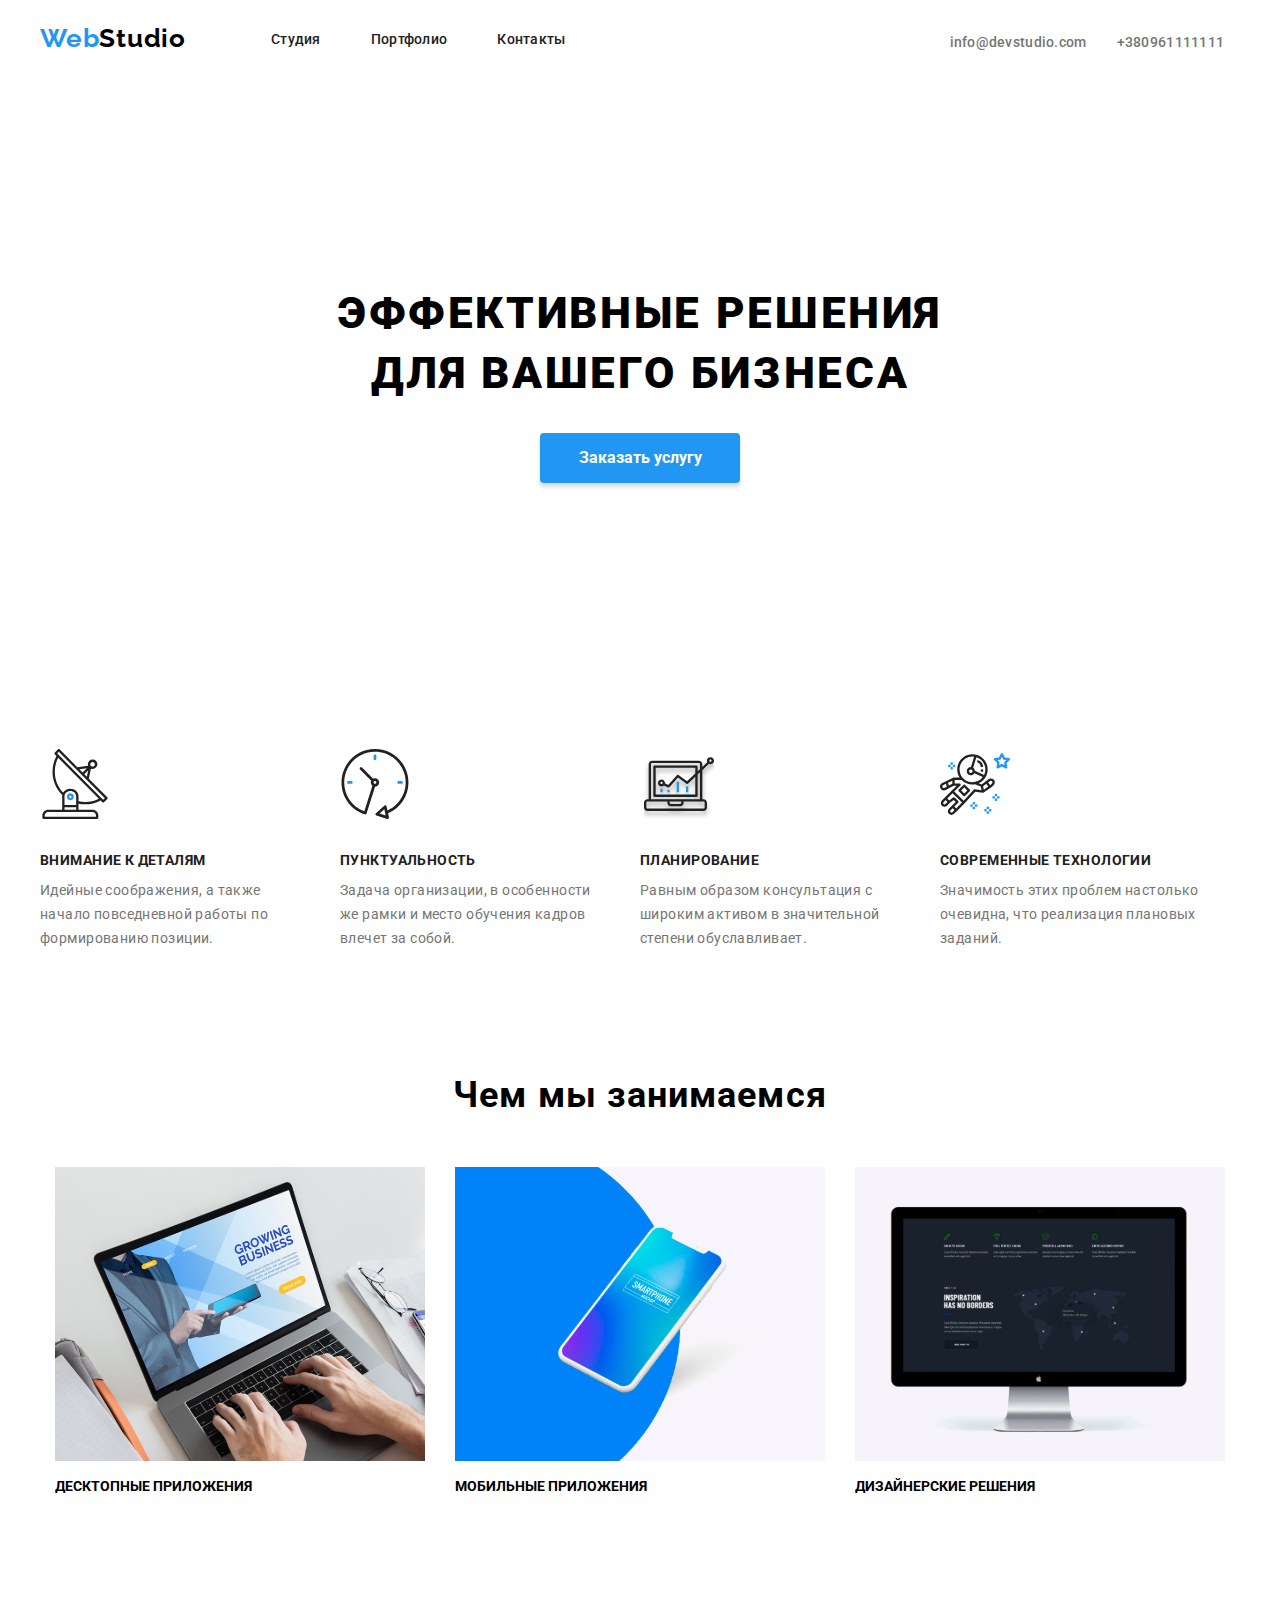
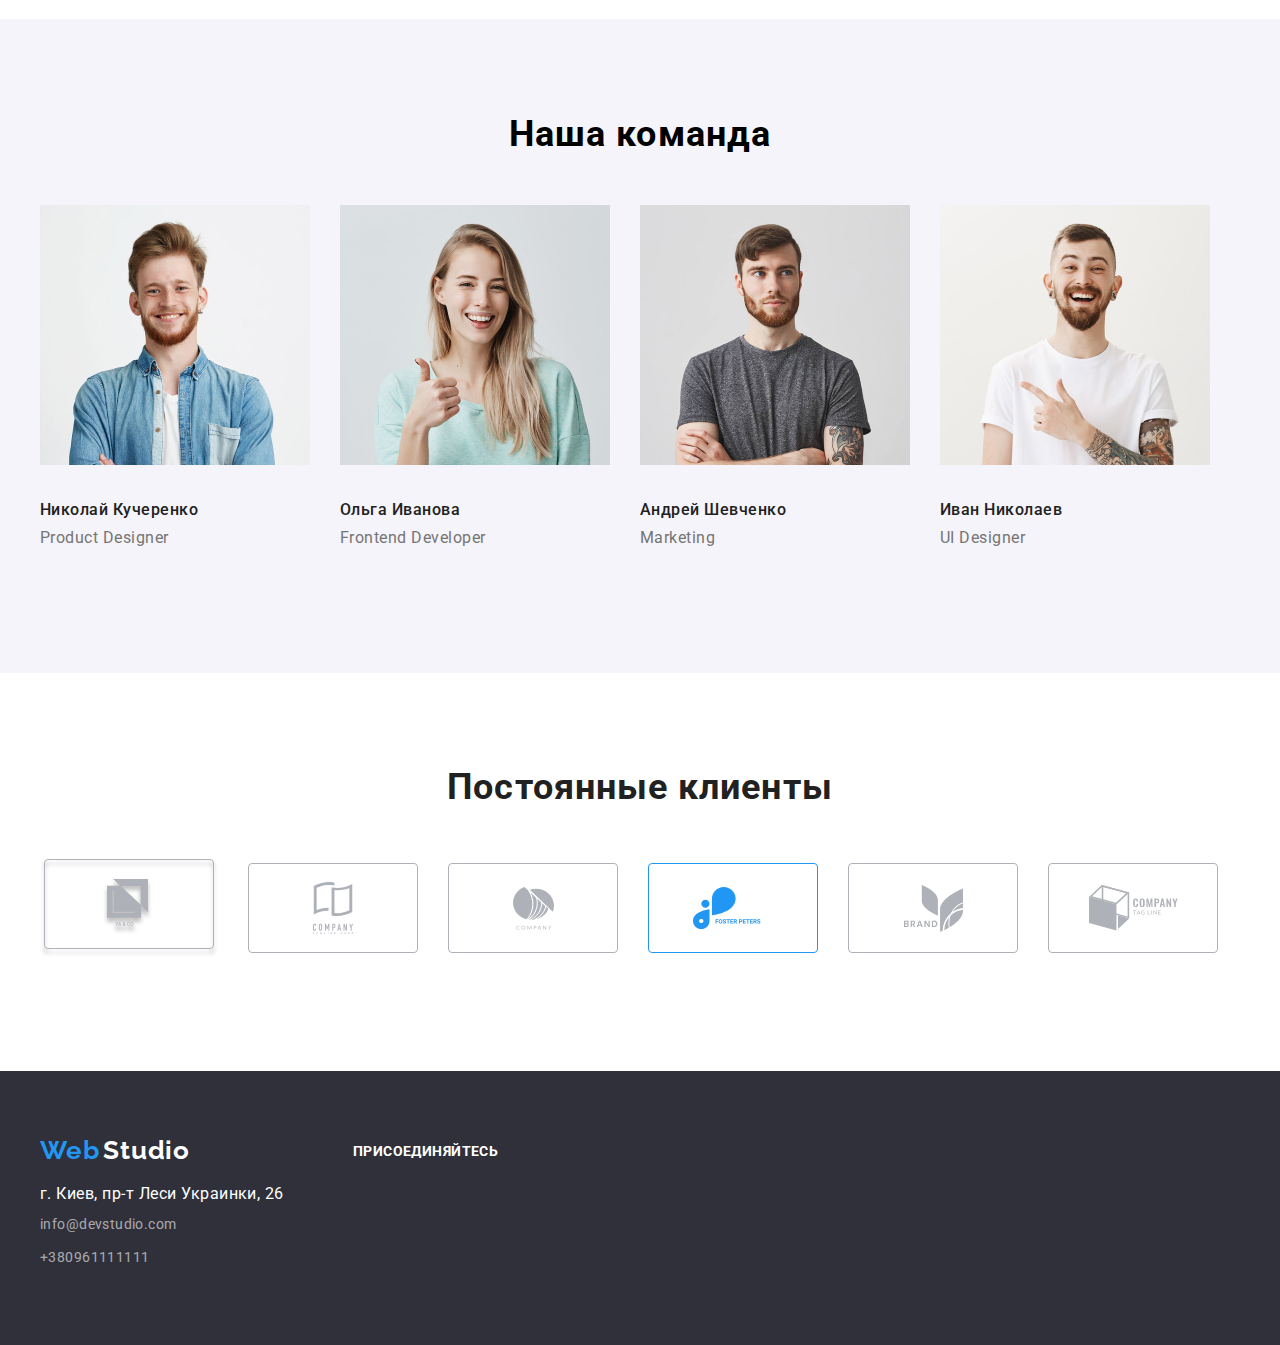
<file: index.html>
<!DOCTYPE html>
<html lang="ru">
    <!---то, что отображается в имени вкладки-->
<head>
    <meta charset="UTF-8">
    <meta name="viewport" content="width=device-width, initial-scale=1.0">
    <title>Document</title>
    <link href="https://fonts.googleapis.com/css2?family=Raleway:wght@700&family=Roboto:wght@400;500;700;900&display=swap" rel="stylesheet">
    <link rel="stylesheet" href="./styles.css">
    <link rel="stylesheet" href="./normalize.css">
</head>

<body>

    <!---шапкa-->
    
<header class="header">
        <div class="container">
                    <nav class="navigation-pannel">
                        <a href="#" class="logo-link"> <Span class="first-part-of-logo">Web</Span><span class="second-part-of-logo">Studio</span> </a>
                        <ul class="navigation-items">
                            <li class="navigation"> <a href="./index.html" class="link">Студия</a></li>
                            <li class="navigation"> <a href="./portfolio.html" class="link">Портфолио</a></li>
                            <li class="navigation"> <a href="#" class="link" >Контакты</a></li>
                        </ul>
                    </nav>
                    <div class="contact-info flex-container">
                        <a href="mailto:info@devstudio.com" class="contact">info@devstudio.com</a>
                        <a href="tel:+380961111111" class="contact">+380961111111</a>
                    </div>
            
        </div>
</header>

<main>
<!---hero-->

    <section class="hero-section">
        <div class="container">
            <h1 class="hero-section-header">Эффективные решения для  Вашего бизнеса</h1>
            <a href="#" class="hero-section-button">Заказать услугу</a>
        </div>
    </section>

<section class="our-benefits">
    <div class="container">
            <!---Этот заголовок нужно будет скрыть позднее-->
                <h2 class="to-hide">Наши преимущества</h2>
            <!---Этот заголовок нужно будет скрыть позднее-->
        <ul class="flex-container our-benefits-list">
            <Li class="our-benefits-item">
                <img src="./our-benefits/img1.svg" alt="иллюстрация1">
                <h3  class="our-benefits-header">Внимание к деталям</h3>
                <p  class="our-benefits-description">Идейные соображения, а также начало повседневной работы по формированию позиции.</p>
            </Li>

            <Li class="our-benefits-item">
                <img src="./our-benefits/img2.svg" alt="иллюстрация2">
                <h3 class="our-benefits-header">Пунктуальность</h3>
                <p class="our-benefits-description">Задача организации, в особенности же рамки и место обучения кадров влечет за собой.</p>
            </Li>

            <Li class="our-benefits-item">
                <img src="./our-benefits/img3.svg" alt="иллюстрация3">
                <h3 class="our-benefits-header">Планирование</h3>
                <p class="our-benefits-description">Равным образом консультация с широким активом в значительной степени обуславливает.</p>
            </Li>
            <Li class="our-benefits-item">
                <img src="./our-benefits/img4.svg" alt="иллюстрация4">
                <h3 class="our-benefits-header">Современные технологии</h3>
                <p class="our-benefits-description">Значимость этих проблем настолько очевидна, что реализация плановых заданий.</p>
            </Li>
        </ul>
    </div>
</section>

<!---Чем мы занимаемся-->


    <section class="what-we-are-doing">
        <div class="container">
            <h2 class="what-we-are-doing-header">Чем мы занимаемся</h2>
            <ul class="flex-container what-we-are-doing-example">

                <li class="what-we-are-doing-item">
                    <img src="./what-we-are-doing-pic/img.svg" alt="ДЕСКТОПНЫЕ ПРИЛОЖЕНИЯ" width="370" height="294">
                    <P class="what-we-are-doing-list">ДЕСКТОПНЫЕ ПРИЛОЖЕНИЯ</P>
                </li> 

                <li  class="what-we-are-doing-item">
                    <img src="./what-we-are-doing-pic/img1.svg" alt="МОБИЛЬНЫЕ ПРИЛОЖЕНИЯ" width="370" height="294">
                    <P class="what-we-are-doing-list">МОБИЛЬНЫЕ ПРИЛОЖЕНИЯ</P>
                </li>

                <li class="what-we-are-doing-item">
                    <img src="./what-we-are-doing-pic/img2.svg" alt="ДИЗАЙНЕРСКИЕ РЕШЕНИЯ" width="370" height="294">
                    <P class="what-we-are-doing-list">ДИЗАЙНЕРСКИЕ РЕШЕНИЯ</P>
                </li> 
            </ul>
        </div>
    </section>

    <!---Наша команда-->
    
    <section class="our-team-section">
        <div class="container">
        <h2 class="our-team-section-header">Наша команда</h2>
        <ul class="flex-container our-team-list" >
            <li class="our-team-member">
                <img src="./team/teammember1.jpg" alt="Николай Кучеренко" width="270" height="260">
                <div class="team-frame">
                <h3 class="our-team-name">Николай Кучеренко</h3>
                <p class="our-team-position">  Product Designer</p>
                <ul class="our-team-social-links flex-container ">
                    <li><a href="" aria-label="Иконка инстаграма" class=team-links></a></li>
                    <li><a href="" aria-label="Иконка твиттера" class=team-links></a></li>
                    <li><a href="" aria-label="Иконка фейсбука" class=team-links></a></li>
                    <li><a href="" aria-label="Иконка линкедина" class=team-links></a></li>
                </ul>
            </div>
            </li>
            <li class="our-team-member">
                <img src="./team/teammember2.jpg" alt="Ольга Иванова" width="270" height="260">
                <h3 class="our-team-name">Ольга Иванова</h3>
                <p class="our-team-position">  Frontend Developer</p>
                <ul class="our-team-social-links  flex-container">
                    <li><a href="" aria-label="Иконка инстаграма" class=team-links></a></li>
                    <li><a href="" aria-label="Иконка твиттера" class=team-links></a></li>
                    <li><a href="" aria-label="Иконка фейсбука" class=team-links></a></li>
                    <li><a href="" aria-label="Иконка линкедина" class=team-links></a></li>
                </ul>
                
            </li>
            <li class="our-team-member">
                <img src="./team/teammember3.jpg" alt="Андрей Шевченко" width="270" height="260">
                <h3 class="our-team-name">Андрей Шевченко</h3>
                <p class="our-team-position">  Marketing</p>
                <ul class="our-team-social-links  flex-container">
                    <li><a href="" aria-label="Иконка инстаграма" class=team-links></a></li>
                    <li><a href="" aria-label="Иконка твиттера" class=team-links></a></li>
                    <li><a href="" aria-label="Иконка фейсбука" class=team-links></a></li>
                    <li><a href="" aria-label="Иконка линкедина" class=team-links></a></li>
                </ul>
            </li>
            <li class="our-team-member "><img src="./team/teammember4.jpg" alt="Иван Николаев" width="270" height="260">
                <h3 class="our-team-name">Иван Николаев</h3>
                <p class="our-team-position">  UI Designer</p>
                <ul class="our-team-social-links flex-container">
                    <li><a href="" aria-label="Иконка инстаграма" class=team-links></a></li>
                    <li><a href="" aria-label="Иконка твиттера" class=team-links></a></li>
                    <li><a href="" aria-label="Иконка фейсбука" class=team-links></a></li>
                    <li><a href="" aria-label="Иконка линкедина class=team-links"></a></li>
                </ul>
            </li>
        </ul>
    </div>
    </section>
    

<!---добавить логотипы партнеров через css-->
            <section class="our-clients-section">
                <div class="container">
                <h2 class="our-clients-header">Постоянные клиенты</h2>
                <ul class="our-clients-list flex-container">
                    <li class="client-picture">
                        <img src="./clients/Client1.svg" alt="Клиент1" class="client-logo">
                        <a href="#"  class="link"></a>
                    </li>
                    <li class="client-picture">
                        <img src="./clients/Client2.svg" alt="Клиент2" class="client-logo">
                        <a href="#" class="link"></a>
                    </li>
                    <li class="client-picture">
                        <img src="./clients/Client3.svg" alt="Клиент3" class="client-logo">
                        <a href="#" class="link"></a>
                    </li>
                    <li class="client-picture">
                        <img src="./clients/Client4.svg" alt="Клиент4" class="client-logo">
                        <a href="#"  class="link"></a>
                    </li>
                    <li class="client-picture">
                        <img src="./clients/Client5.svg" alt="Клиент5" class="client-logo">
                        <a href="#" class="link"></a>
                    </li>
                    <li class="client-picture">
                        <img src="./clients/Client6.svg" alt="Клиент6" class="client-logo">
                        <a href="#" class="link"></a>
                    </li>
                </ul>
                </div>
            </section>
    
</main>
<footer class="footer">
    <div class="container ">
        <div class="footer-first-part">
            <a href="#"> <Span class="first-part-of-logo">Web</Span>     <span class="second-part-of-logo">Studio</span></a> 
            <ul class="footer-items">
                <li>
                    <address><a href="https://goo.gl/maps/x4Y2dLEXptk87ys2A" target="blank" class="footer-address">г. Киев, пр-т Леси Украинки, 26</a></address>
                </li>
                <Li class="footer-contacts">   
                    <a href="mailto:info@devstudio.com" class="footer-contact">info@devstudio.com</a>
                    <a href="tel:+380961111111" class="footer-contact">+380961111111</a>
                </li>
            </ul>
        </div>
   
            <div class="join-us-link">
                <h2 class="join-us-header">Присоединяйтесь</h2>
                <ul class="join-us">
                    <li><a href="" aria-label="Иконка инстаграма" class="link"></a></li>
                    <li><a href="" aria-label="Иконка твиттера" class="link"></a></li>
                    <li><a href="" aria-label="Иконка фейсбука" class="link"></a></li>
                    <li><a href="" aria-label="Иконка линкедина" class="link"></a></li>
                </ul>
            </div>

        </div>
</footer>


    
</body>
</html>
</file>
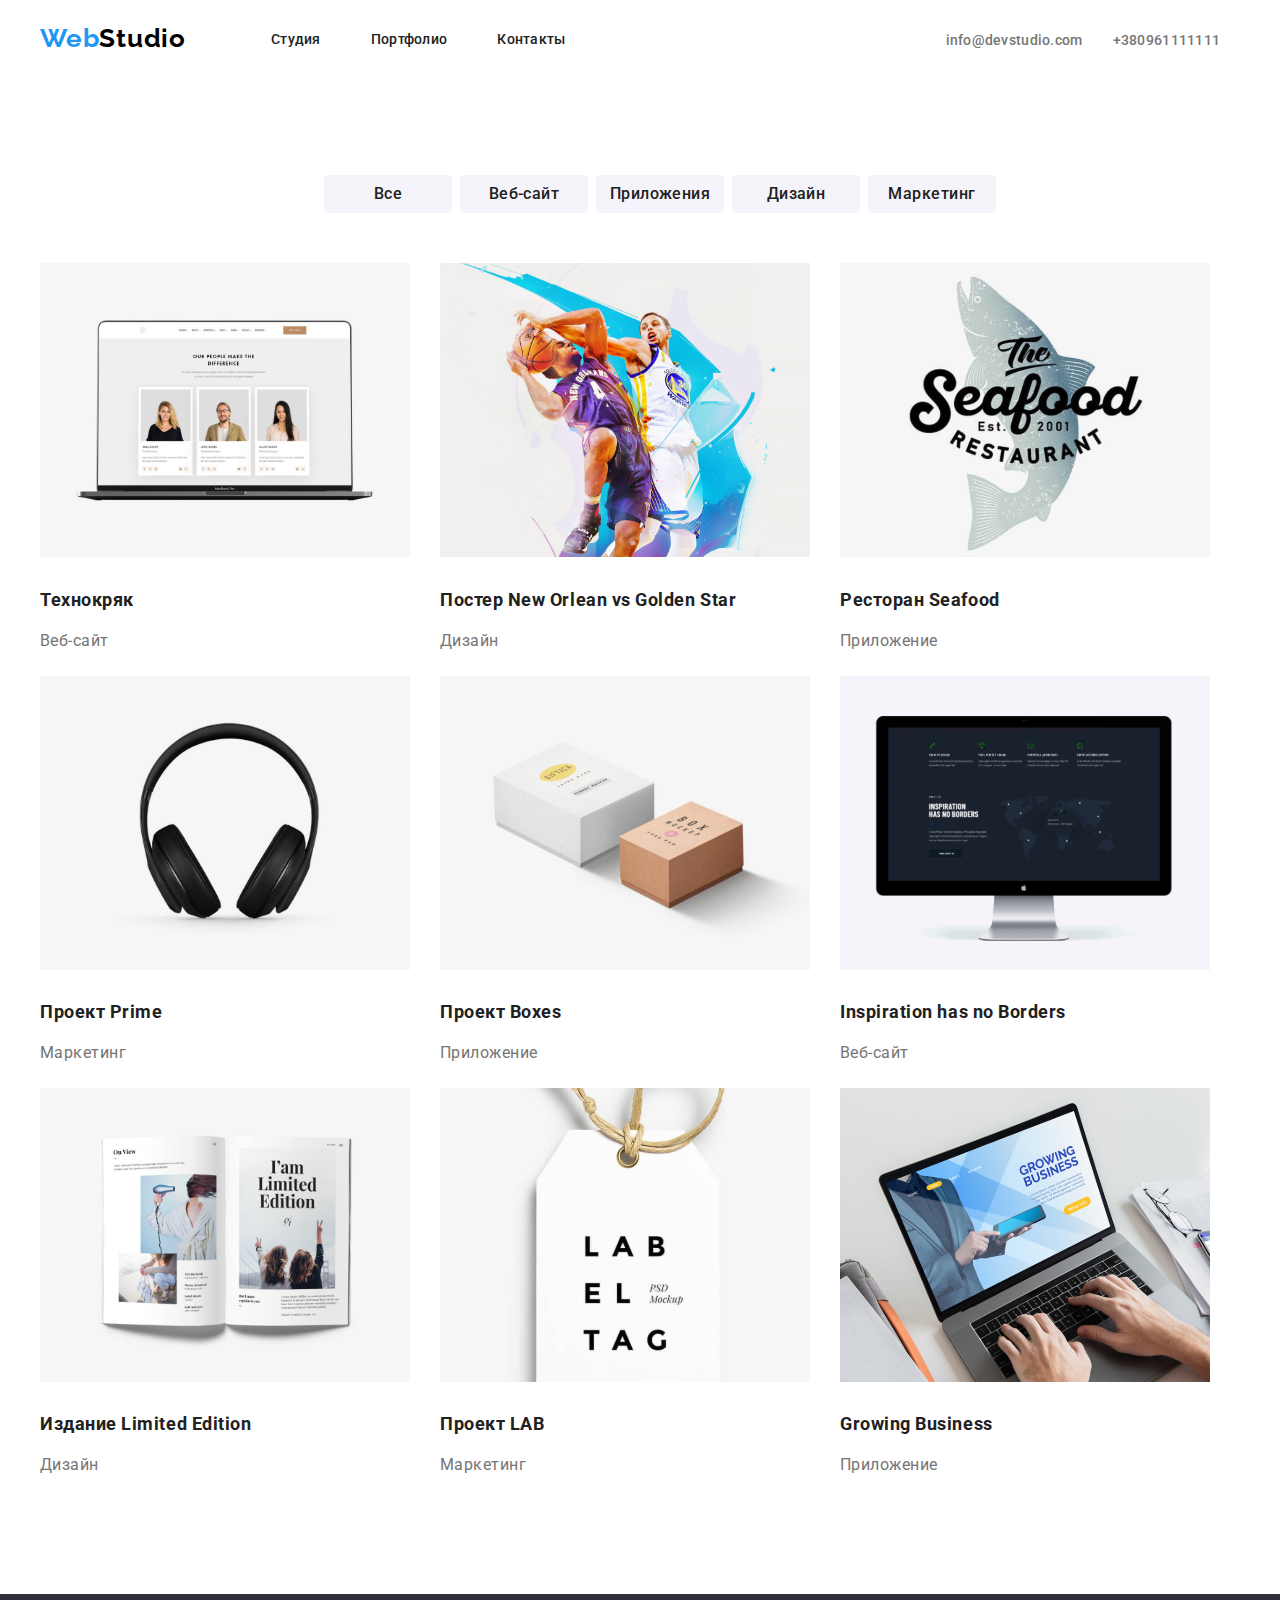
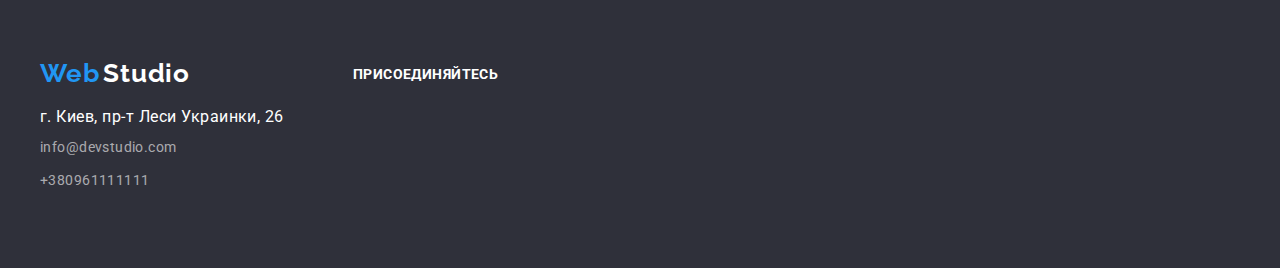
<file: portfolio.html>
<!DOCTYPE html>
<html lang="ru">
<head>
    <meta charset="UTF-8">
    <meta name="viewport" content="width=device-width, initial-scale=1.0">
    <title>Document</title>
    <link href="https://fonts.googleapis.com/css2?family=Raleway:wght@700&family=Roboto:wght@400;500;700;900&display=swap" rel="stylesheet">
    <link rel="stylesheet" href="styles.css">
    <link rel="stylesheet" href="normalize.css">
</head>
<body>
            <!---шапкa-->
            <header class="header">
                <div class="container">
                    <div class="flex-container">
                            <nav class="navigation-pannel">
                                <a href="#" class="logo-link"> <Span class="first-part-of-logo">Web</Span><span class="second-part-of-logo">Studio</span> </a>
                                <ul class="navigation-items">
                                    <li class="navigation"> <a href="./index.html" class="link">Студия</a></li>
                                    <li class="navigation"> <a href="./portfolio.html" class="link">Портфолио</a></li>
                                    <li class="navigation"> <a href="#" class="link" >Контакты</a></li>
                                </ul>
                            </nav>
                            <div class="contact-info flex-container">
                                <a href="mailto:info@devstudio.com" class="contact">info@devstudio.com</a>
                                <a href="tel:+380961111111" class="contact">+380961111111</a>
                            </div>
                    </div>
                </div>
        </header>
    
        <main>
            <!--секция кнопок-->
            <section class="filter-buttons">
                <div class="container"></div>
                <h1 hidden>gallery</h1>
                <ul class="gallery-items">
                    <li class="button-portfolio"><a href="#" class="btn-list">Все</a></li>
                    <li class="button-portfolio"><a href="#" class="btn-list">Веб-сайт</a></li>
                    <li class="button-portfolio"><a href="#" class="btn-list">Приложения</a></li>
                    <li class="button-portfolio"><a href="#" class="btn-list">Дизайн</a></li>
                    <li class="button-portfolio"><a href="#" class="btn-list">Маркетинг</a></li>  
                </ul>
            </div>
            </section>
            <!--работы портфолио-->
            <section class=" portfolio">
                <div class="container">
                    <ul class="portfolio-list">
                        <li class="portfolio-item"> 
                            <img class="portfolio-pic" src="./portfolio-pic/portfolio1.svg" alt="пример работы 1">
                            <h2 class="portfolio-list-header"> Технокряк</h2>
                            <p class="portfolio-list-description">Веб-сайт</p>
                            <p hidden>Технокряк это современная площадка распространения коронавируса. Компании используют эту платформу для цифрового шпионажа и атак на защищённые сервера конкурентов.</p>
                        </li>
                        <li class="portfolio-item">
                            <img class="portfolio-pic" src="./portfolio-pic/portfolio2.svg" alt="пример работы 2">
                            <h2 class="portfolio-list-header">Постер New Orlean vs Golden Star</h2>
                            <p class="portfolio-list-description">Дизайн</p>
                        </li>
                        <li class="portfolio-item">
                            <img class="portfolio-pic" src="./portfolio-pic/portfolio3.svg" alt="пример работы 3">
                            <h2 class="portfolio-list-header">Ресторан Seafood</h2>
                            <p class="portfolio-list-description">Приложение</p>
                        </li>
                        <li class="portfolio-item">
                            <img class="portfolio-pic" src="./portfolio-pic/portfolio4.svg" alt="пример работы 4">
                            <h2 class="portfolio-list-header">Проект Prime</h2>
                            <p class="portfolio-list-description">Маркетинг</p>
                        </li>
                        <li class="portfolio-item">
                            <img  class="portfolio-pic"src="./portfolio-pic/portfolio5.svg" alt="пример работы 5">
                            <h2 class="portfolio-list-header">Проект Boxes</h2>
                            <p class="portfolio-list-description">Приложение</p>
                        </li>
                        <li class="portfolio-item">
                            <img  class="portfolio-pic"src="./portfolio-pic/portfolio6.svg" alt="пример работы 6">
                            <h2 class="portfolio-list-header">Inspiration has no Borders</h2>
                            <p class="portfolio-list-description">Веб-сайт</p>
                        </li>
                        <li class="portfolio-item">
                            <img  class="portfolio-pic"src="./portfolio-pic/portfolio7.svg" alt="пример работы 7">
                            <h2 class="portfolio-list-header">Издание Limited Edition</h2>
                            <p class="portfolio-list-description">Дизайн</p>
                        </li>
                        <li class="portfolio-item">
                            <img  class="portfolio-pic"src="./portfolio-pic/portfolio8.svg" alt="пример работы 8">
                            <h2 class="portfolio-list-header">Проект LAB</h2>
                            <p class="portfolio-list-description">Маркетинг</p>
                        </li>
                        <li class="portfolio-item">
                             <img  class="portfolio-pic"src="./portfolio-pic/portfolio9.svg" alt="пример работы 9">
                            <h2 class="portfolio-list-header">Growing Business</h2>
                            <p class="portfolio-list-description">Приложение</p>
                        </li>
                    </ul>
                </div>    
            </section>
            
        </main>
        <footer class="footer">
            <div class="container ">
                <div class="footer-first-part">
                    <a href="#"> <Span class="first-part-of-logo">Web</Span>     <span class="second-part-of-logo">Studio</span></a> 
                    <ul class="footer-items">
                        <li>
                            <address><a href="https://goo.gl/maps/x4Y2dLEXptk87ys2A" target="blank" class="footer-address">г. Киев, пр-т Леси Украинки, 26</a></address>
                        </li>
                        <Li class="footer-contacts">   
                            <a href="mailto:info@devstudio.com" class="footer-contact">info@devstudio.com</a>
                            <a href="tel:+380961111111" class="footer-contact">+380961111111</a>
                        </li>
                    </ul>
                </div>
           
                    <div class="join-us-link">
                        <h2 class="join-us-header">Присоединяйтесь</h2>
                        <ul class="join-us">
                            <li><a href="" aria-label="Иконка инстаграма" class="link"></a></li>
                            <li><a href="" aria-label="Иконка твиттера" class="link"></a></li>
                            <li><a href="" aria-label="Иконка фейсбука" class="link"></a></li>
                            <li><a href="" aria-label="Иконка линкедина" class="link"></a></li>
                        </ul>
                    </div>
        
                </div>
        </footer>
    
</body>
</html>
</file>
<file: styles.css>
html{
    box-sizing: border-box;

}

*
*::before,
*::after{
    box-sizing: inherit;
    margin: 0px;
    padding: 0px;
}



:root{
    --background-color:#fff;
    --accent-color: #2196F3;
    --header-color: #212121;
    --subheader-color: #757575;
}

body {
    font-family: 'Roboto', sans-serif;
    background-color: var(--background-color);  
 }

.container{
    width: 1200px;
    padding-left:15px;
    padding-right:15px;
    margin: 0 auto;
}
/*logo*/


.logo-link{
    margin-right: 85px;
    padding-top: 19px;
    padding-bottom: 25px;
}

.first-part-of-logo{
    font-family: Raleway;
    font-style: normal;
    font-weight: bold;
    font-size: 26px;
    line-height: 1.47;
    color: var(--accent-color);
    letter-spacing: 0.03em;
    
}
.second-part-of-logo{
    font-family: Raleway;
    font-style: normal;
    font-weight: bold;
    font-size: 26px;
    line-height: 1.47px;
    color: black;
    letter-spacing: 0.03em;   
}

/*header without logo*/
header a {
    text-decoration: none;
    font-weight: 500;
    font-size: 14px;
    line-height: 1.14;
    letter-spacing: 0.02em;
}


.navigation-pannel{
    display: inline-flex;

 }

 .header .flex-container{
    display: inline-flex;
    align-content: baseline;
 }

 .navigation-items {
    list-style-type: none;
    padding-left: 0;
    margin-top: 0;
    margin-bottom: 0;
 }
 

 .navigation-items .link {
    display: block;
    padding-top: 32px;
    padding-bottom: 32px;
}

.navigation-items :not(:last-child){
    margin-right: 50px;
}

.flex-container {
    display: flex;
    align-items: center;
    padding-left: 0;
}



.navigation-items .link:hover,
.navigation-items .link:focus{
    color: var(--accent-color);
}

.navigation-items a {
    color:var(--header-color);
}

.navigation-items{
    display: flex;
}

.contact-info :hover,
.contact-info :focus{ 
    color: var(--accent-color);
}

.contact-info a{
    color:var(--subheader-color)

}


.contact-info .contact{
    margin-right: 30px;  
    padding-top: 32px;
    padding-bottom: 32px;     

}

.contact-info .contact:first-child{
    margin-left: 380px;
}

.contact-info .contact:last-child{
    margin-right: 0px;
}

/*hero section*/

.hero-section{
    padding-bottom: 250px;
    padding-top: 200px;
}

.hero-section .container{

    display: flex ;
    flex-direction: column;
    align-items: center;   
}


.hero-section-header{ 
    font-weight: 900;
    width: 696px;
    font-family: Roboto;
    font-style: normal;
    font-size: 44px;
    line-height: 60px;
    /* or 136% */
    
    text-align: center;
    letter-spacing: 0.06em;
    text-transform: uppercase;
    margin-top: 0;
    margin-bottom: 30px;
    
   }


.hero-section-button:hover{
    background-color: var(--accent-color);
    color:#fff ;
}

.hero-section-button{
    display: inline-block;
    font-weight: bold;
    font-size: 16px;
    line-height: 1.80;
    display: inline-flex;
    justify-content: center;
    align-items: center;
    background-color: var(--accent-color);
    color: #fff;
    height: 50px;
    width: 200px;
    text-decoration: none;
    box-shadow: 0px 4px 4px rgba(0, 0, 0, 0.15);
    border-radius: 4px;
}


/*Наши преимущества*/

.to-hide{
    display: none;
}

.our-benefits li{
    list-style-type: none;
}

.our-benefits{
    padding-bottom: 94px;
}

.our-benefits-header{
    font-weight: bold;
    font-size: 14px;
    line-height: 1.14;
    text-transform: uppercase;
    color: var(--header-color);
    letter-spacing: 0.03em;
    margin-top: 30px;
    margin-bottom: 10px;
}

.our-benefits-description{
    font-weight: normal;
    font-size: 14px;
    line-height: 1.71;
    color: var(--subheader-color);
    letter-spacing: 0.03em;
    margin-top: 0px;
    width: 270px;
}

.our-benefits-list .our-benefits-item{
    margin-right: 30px;   
}

.our-benefits-list .our-benefits-item:last-child{
    margin-right: 0;
}

.our-benefits> .flex-container {
    padding-left: 0;
    margin-top: 0;  
}

/*чем мы занимаемся*/
.what-we-are-doing li{
    list-style-type: none;
}

.what-we-are-doing{
    padding-bottom: 94px; 
}

.what-we-are-doing-header{
    font-weight: bold;
    font-size: 36px;
    line-height: 1.16;
    letter-spacing: 0.03em;
    margin-top: 0px;
    margin-bottom: 50px;
    text-align: center;
}


.what-we-are-doing-example .what-we-are-doing-item{
    margin-right: 30px;
}

.what-we-are-doing-example{
    justify-content: center;
}
.what-we-are-doing-example .what-we-are-doing-item:last-child{
    margin-right: 0px;
}

.what-we-are-doing>.flex-container{
    margin-top: 0px; 
}

.what-we-are-doing-example .what-we-are-doing-item{
padding-left: 0px;
}

.what-we-are-doing-list{
    font-weight: bold;
    font-size: 14px;
    line-height: 1.14;
    text-transform: uppercase;
    /*color: #fff;*/
    background-color:;
}

/*our team*/
    .wrapper{
    background-color: #F5F4FA;
    display: block;
}
.our-team-section li{
    list-style-type: none;
}

.our-team-section-header{
    margin-top: 0px;
    margin-bottom: 50px;
    font-weight: bold;
    font-size: 36px;
    line-height: 42px;
    text-align: center;
    letter-spacing: 0.03em;
}
.our-team-section{
    background-color: #F5F4FA;
    background-size: 100%;
    padding-bottom: 94px;
    padding-top: 94px;
}

.our-team-list {
    padding-left: 0px;
    margin-top: 0;
    
}

.our-team-list .our-team-member:not(:last-child){
    margin-right: 30px;
}


.our-team-name{
    font-weight: 500;
    font-size: 16px;
    line-height: 19px;
    color: var(--header-color);
    letter-spacing: 0.03em;
    margin-top: 30px;
    margin-bottom: 10px;
}
.our-team-position{
    font-weight: normal;
    font-size: 16px;
    line-height: 1.18;
    color: var(--subheader-color);
    letter-spacing: 0.03em;
    margin-top: 0px;
    margin-bottom: 16px;
}
.our-team-social-links :hover,
.our-team-social-links :focus{
    color: var(--accent-color);
}

.team-links{
    text-decoration: none;
}

/*наши постоянные клиенты*/
.our-clients-list .link:hover,
.our-clients-list .link:focus{
    color: var(--accent-color);
}

.our-clients-section{
    padding-bottom: 94px;
    padding-top: 94px;
}

.our-clients-list{
    padding-left: 0;

}

.client-picture{
    display: block;
}

.our-clients-list .client-picture{
    margin-right: 30px;
}

.our-clients-list .client-picture:last-child{
    margin-right: 0;
}


.our-clients-header{
    font-weight: bold;
    font-size: 36px;
    line-height: 1.67x;
    color: var(--header-color);
    letter-spacing: 0.03em;
    margin-top: 0px;
    margin-bottom: 50px;
    text-align: center;
    
}

.our-clients-list li{
    text-decoration: none;
    list-style-type: none;
}
.client-logo:hover{
    color: var(--accent-color);
}
/*подвал*/

.footer a{
    text-decoration: none;
}
.footer{
    background-color: #2F303A;
}

.footer >.container{
    display: flex;
}
.footer .second-part-of-logo{
    font-family: Raleway;
    font-style: normal;
    font-weight: bold;
    font-size: 26px;
    line-height: 1.47px;
    color:#fff;
    letter-spacing: 0.03em;
}
.logo-link-footer{
    padding-top: 60px;
    margin-bottom: 20px;
}

.footer-first-part{
    padding-top: 60px;
    padding-bottom: 60px;
    margin-right: 69px;
}
.footer-items{
    text-decoration: none;
    list-style-type: none;
    letter-spacing: 0.03em;
    padding-left: 0;
}
.footer-address{
    color: #fff;
    font-style:normal;
    letter-spacing: 0.03em;
   
}

.footer-contacts .footer-contact{
    display: block;
    padding-right: 0;
    margin-top: 9px;
}

.footer-contact{
    font-weight: normal;
    font-size: 14px;
    line-height: 1.7; 
    color: rgba(255, 255, 255, 0.6);
    letter-spacing: 0.03em;
}

.join-us-link >.join-us-header,
.join-us{
    display:flex;
    vertical-align: top;
}

.footer{
    display: flex;
    
}
.join-us .link:hover,
.join-us .link:focus{
    color: var(--accent-color);
}

.footer-part-one  {
    margin-right: 69px;
    padding-right: 0px;
    width: ;
}


.join-us{
    text-decoration: none;
    list-style-type: none;
}
.join-us-header{
    font-weight: bold;
    font-size: 14px;
    line-height: 16px;
    letter-spacing: 0.03em;
    text-transform: uppercase;
    color: #fff;
    letter-spacing: 0.03em;
    margin-top: 72px;
}

/*portfolio page*/



.gallery-items{
    text-decoration: none;
    list-style-type: none;

    display: flex;
    justify-content: center;
    
    
    padding-top: 93px;
    padding-bottom: 50px;
    margin-top: 0;
    margin-bottom: 0;
}




.btn-list{
    display: inline-flex;
    justify-content: center;
    align-items: center;
    width: 128px;
    height: 38px;
    background-color: #F5F4FA;
    border-radius: 4px;
    text-decoration: none;
    color: #212121;
    font-weight: 500;
    font-size: 16px;
    line-height: 26px;
    /* identical to box height, or 162% */
    text-align: center;
    letter-spacing: 0.03em;
}

    .gallery-items .button-portfolio:not(:last-child){
        margin-right: 8px;
    }

.btn-list:hover{
    color: #fff;
    background-color: var(--accent-color)
}




.portfolio-list{
    list-style-type: none;
    display: flex;
    flex-wrap: wrap;
    padding-left: 0px;
    margin-top: 0;
    margin-bottom: 0;
}
.pottfolio.pic{
    display:block;
}

.portfolio-list .portfolio.item{
    padding: 0px;
}

.portfolio-list .portfolio-item{
    margin-right: 30px;
}

.portfolio-list .portfolio-item:nth-child(3n){
    margin-right: 0;

}

.portfolio-list-header{
    font-weight: bold;
    font-size: 18px;
    line-height: 2;
    color: var(--header-color);
    letter-spacing: 0.03em;
    margin-top: 20px;
    margin-bottom: 8px;
}
.portfolio-list-description{
    font-weight: normal;
    font-size: 16px;
    line-height: 1.87;
    color: var(--subheader-color);
    letter-spacing: 0.03em;
    margin-top: 0;
    margin-bottom: 20px;
}


.portfolio{
    padding-bottom: 94px;
}

/*text-decoration: none;
    list-style-type: none;*/

    2n + 1

    
    2
</file>
